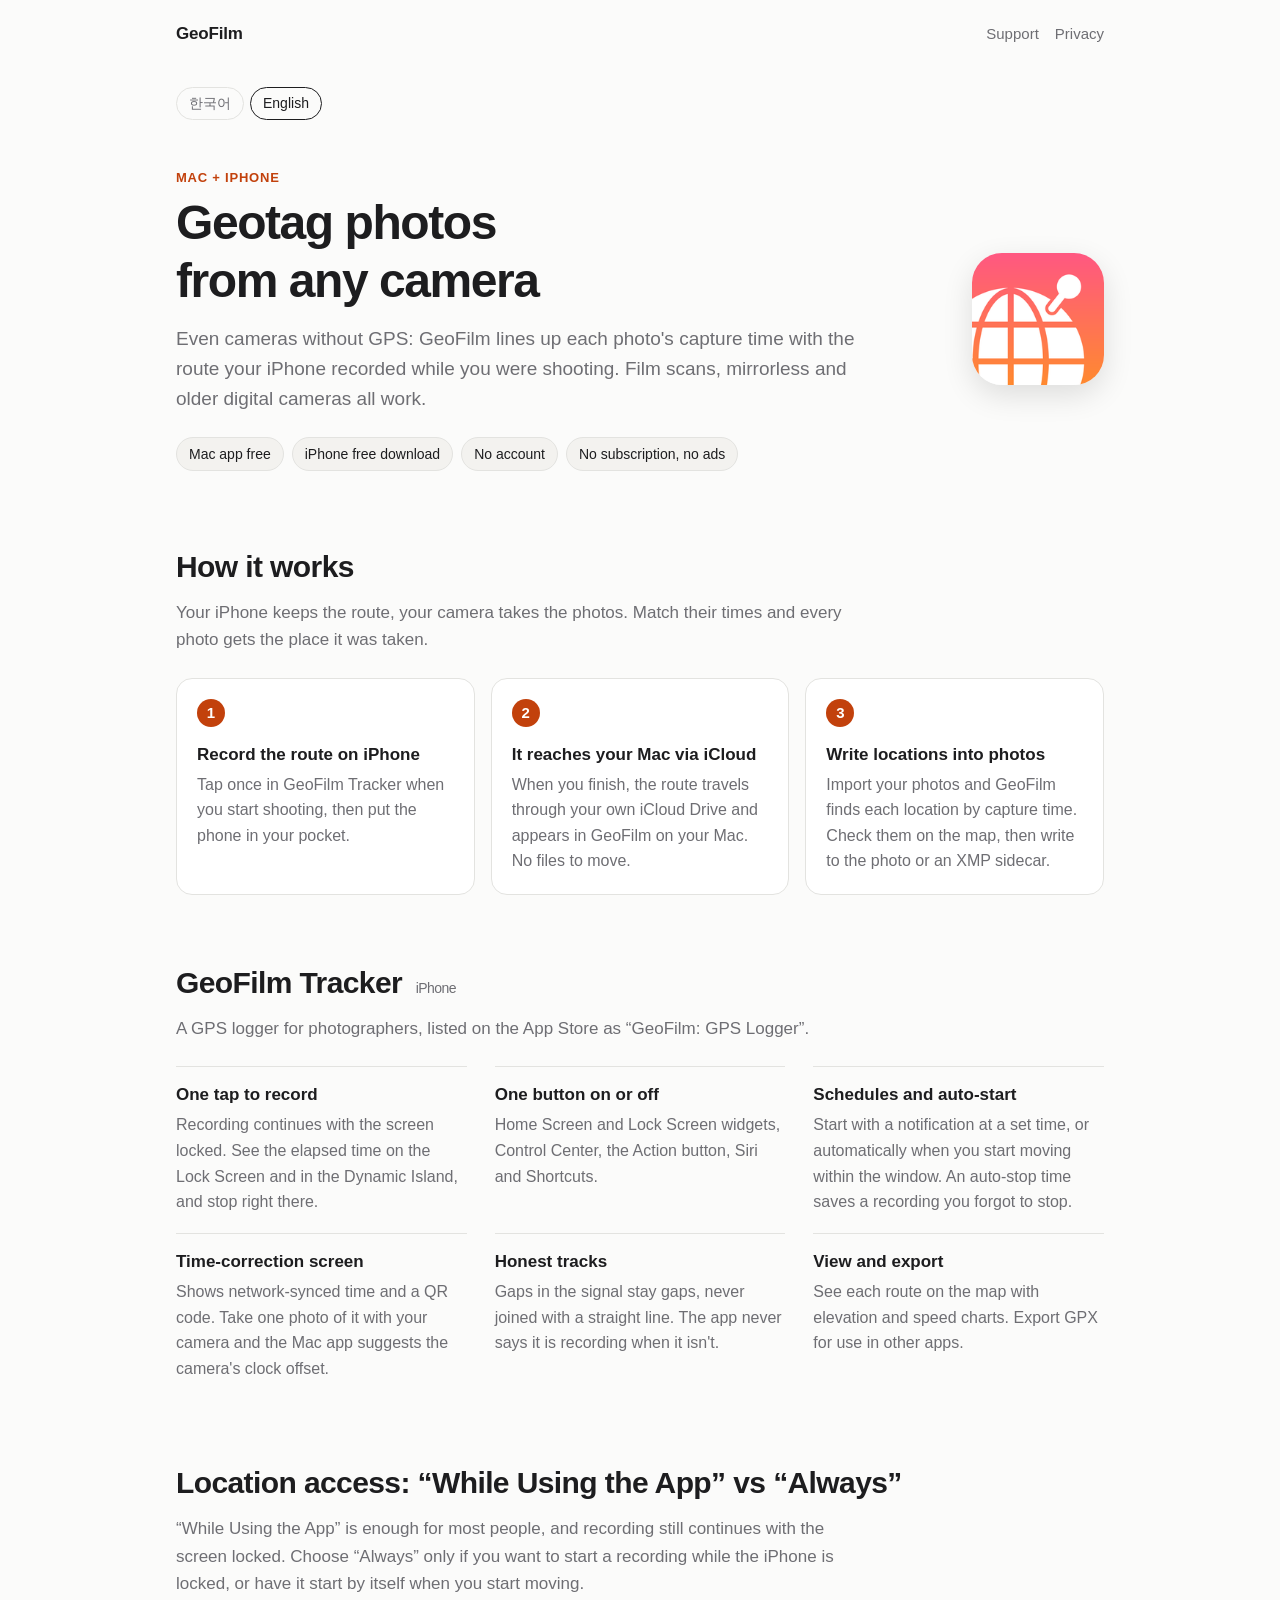
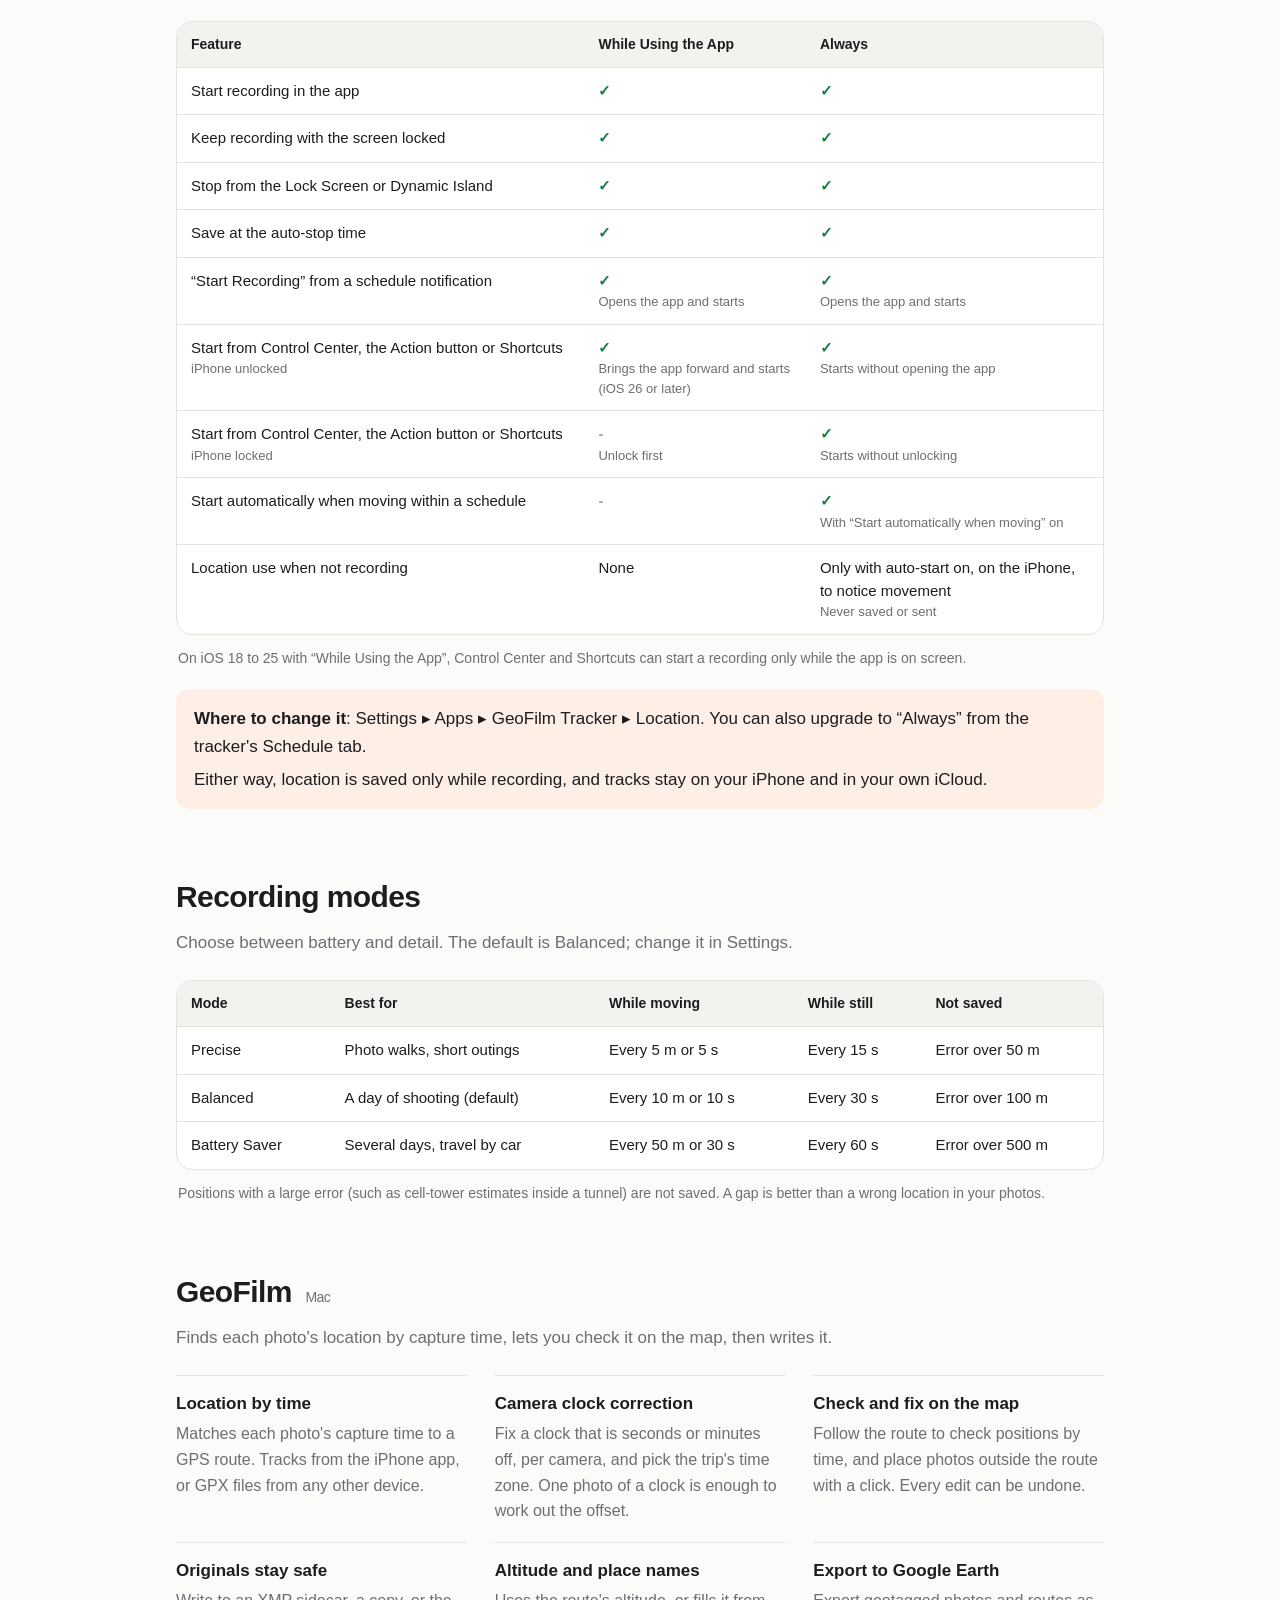
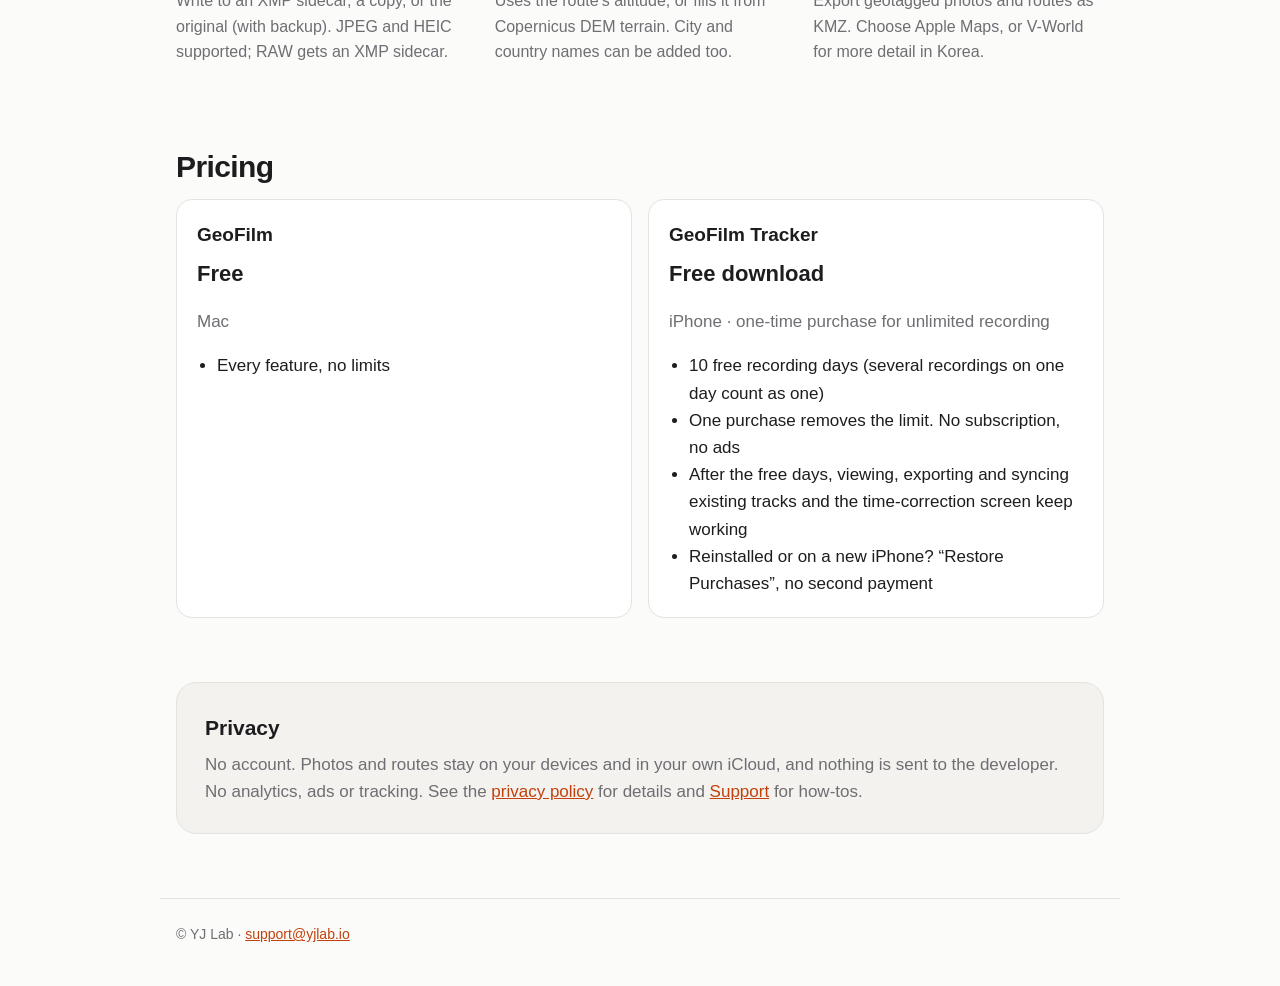
<file: index.html>
<!doctype html>
<html lang="en" data-show="en">
<head>
<meta charset="utf-8">
<meta name="viewport" content="width=device-width, initial-scale=1">
<title>GeoFilm</title>
<meta name="description" content="Geotag photos from any camera by capture time, with routes recorded on your iPhone.">
<link rel="icon" type="image/png" href="/favicon.png">
<link rel="apple-touch-icon" href="/apple-touch-icon.png">
<link rel="stylesheet" href="/style.css">
<script src="/lang.js"></script>
</head>
<body class="home">
<header>
  <a class="brand" href="/">GeoFilm</a>
  <nav><a href="/support/">Support</a><a href="/privacy/">Privacy</a></nav>
</header>
<main>
  <div class="lang"><button data-set="ko">한국어</button><button data-set="en">English</button></div>

  <!-- ─────────────────────────────── 한국어 ─────────────────────────────── -->
  <section data-lang="ko">
    <div class="hero">
      <div>
        <p class="eyebrow">Mac + iPhone</p>
        <h1>모든 카메라 사진에<br>촬영 위치를</h1>
        <p class="lead">GPS가 없는 카메라로 찍은 사진도, 촬영하는 동안 아이폰으로 기록한 경로와 촬영 시각을 맞춰 위치를 넣습니다. 필름 스캔, 미러리스, 오래된 디지털 카메라 모두 됩니다.</p>
        <ul class="pills">
          <li>Mac 앱 무료</li>
          <li>iPhone 무료 다운로드</li>
          <li>계정 없음</li>
          <li>구독·광고 없음</li>
        </ul>
      </div>
      <img src="/apple-touch-icon.png" alt="GeoFilm 앱 아이콘">
    </div>

    <div class="block">
      <h2>이렇게 동작합니다</h2>
      <p class="intro">아이폰은 경로를, 카메라는 사진을. 둘의 시각을 맞추면 사진마다 찍은 자리가 나옵니다.</p>
      <div class="steps">
        <div class="step">
          <h3>아이폰으로 경로 기록</h3>
          <p>촬영을 시작할 때 GeoFilm Tracker에서 한 번 누르고, 휴대폰은 주머니에 넣어 둡니다.</p>
        </div>
        <div class="step">
          <h3>iCloud로 Mac에 도착</h3>
          <p>기록을 끝내면 경로가 본인의 iCloud Drive를 거쳐 Mac의 GeoFilm에 나타납니다. 파일을 옮길 필요가 없습니다.</p>
        </div>
        <div class="step">
          <h3>사진에 위치 기록</h3>
          <p>사진을 불러오면 촬영 시각으로 위치를 찾습니다. 지도에서 확인한 뒤 사진이나 XMP 사이드카에 기록합니다.</p>
        </div>
      </div>
    </div>

    <div class="block">
      <h2>GeoFilm Tracker <span class="platform">iPhone</span></h2>
      <p class="intro">사진가를 위한 GPS 로거. App Store에서는 “GeoFilm: GPS 경로 기록”이라는 이름입니다.</p>
      <div class="features">
        <div class="feature"><h3>한 번 눌러 기록</h3><p>화면을 잠가도 기록은 이어집니다. 잠금 화면과 Dynamic Island에서 경과 시간을 보고 바로 끝낼 수 있습니다.</p></div>
        <div class="feature"><h3>버튼 하나로 켜고 끄기</h3><p>홈 화면·잠금 화면 위젯, 제어 센터, 동작 버튼, Siri와 단축어를 지원합니다.</p></div>
        <div class="feature"><h3>스케줄과 자동 시작</h3><p>정해 둔 시각에 알림으로 시작하거나, 구간 안에서 움직이면 저절로 시작합니다. 자동 종료 시각을 정하면 끄는 것을 잊어도 저장됩니다.</p></div>
        <div class="feature"><h3>시각 보정 화면</h3><p>네트워크 시간에 맞춘 시각과 QR 코드를 띄웁니다. 카메라로 한 장 찍어 두면 Mac 앱이 카메라 시계 오차를 제안합니다.</p></div>
        <div class="feature"><h3>정직한 기록</h3><p>신호가 끊긴 구간은 직선으로 잇지 않고 끊어 둡니다. 기록되지 않는데 기록 중이라고 표시하지 않습니다.</p></div>
        <div class="feature"><h3>트랙 보기와 내보내기</h3><p>지도에서 경로를 보고 고도·속도 그래프로 살펴봅니다. GPX로 내보내 다른 앱에서도 쓸 수 있습니다.</p></div>
      </div>
    </div>

    <div class="block" id="location-permission">
      <h2>위치 권한: “앱을 사용하는 동안”과 “항상”</h2>
      <p class="intro">대부분은 “앱을 사용하는 동안”으로 충분합니다. 이 권한으로도 화면을 잠그면 기록이 계속됩니다. “항상”은 아이폰이 잠긴 채로 기록을 시작하거나, 움직일 때 저절로 시작하게 하고 싶을 때만 고르세요.</p>
      <div class="table-wrap">
        <table>
          <colgroup><col class="feat"><col><col></colgroup>
          <thead>
            <tr><th scope="col">기능</th><th scope="col">앱을 사용하는 동안</th><th scope="col">항상</th></tr>
          </thead>
          <tbody>
            <tr><th scope="row">앱에서 눌러 기록 시작</th><td class="c"><span class="yes">✓</span></td><td class="c"><span class="yes">✓</span></td></tr>
            <tr><th scope="row">화면을 잠근 뒤에도 기록 계속</th><td class="c"><span class="yes">✓</span></td><td class="c"><span class="yes">✓</span></td></tr>
            <tr><th scope="row">잠금 화면·Dynamic Island에서 종료</th><td class="c"><span class="yes">✓</span></td><td class="c"><span class="yes">✓</span></td></tr>
            <tr><th scope="row">자동 종료 시각에 저장</th><td class="c"><span class="yes">✓</span></td><td class="c"><span class="yes">✓</span></td></tr>
            <tr><th scope="row">스케줄 알림에서 “기록 시작”</th><td><span class="yes">✓</span><small>앱이 열리며 시작</small></td><td><span class="yes">✓</span><small>앱이 열리며 시작</small></td></tr>
            <tr><th scope="row">제어 센터·동작 버튼·단축어로 시작<small>아이폰 잠금을 푼 상태</small></th><td><span class="yes">✓</span><small>앱이 앞으로 열리며 시작 (iOS 26 이상)</small></td><td><span class="yes">✓</span><small>앱을 열지 않고 시작</small></td></tr>
            <tr><th scope="row">제어 센터·동작 버튼·단축어로 시작<small>아이폰이 잠긴 상태</small></th><td><span class="no">-</span><small>잠금을 풀어야 시작</small></td><td><span class="yes">✓</span><small>잠금을 풀지 않고 시작</small></td></tr>
            <tr><th scope="row">스케줄 구간 안에서 움직이면 자동 시작</th><td class="c"><span class="no">-</span></td><td><span class="yes">✓</span><small>스케줄에서 “이동하면 자동으로 시작”을 켠 경우</small></td></tr>
            <tr><th scope="row">기록 중이 아닐 때 위치 사용</th><td>사용하지 않음</td><td>자동 시작을 켠 경우, 이동 감지에만 아이폰 안에서 사용<small>저장하거나 보내지 않습니다</small></td></tr>
          </tbody>
        </table>
      </div>
      <p class="note">iOS 18~25에서 “앱을 사용하는 동안”이면, 제어 센터나 단축어로는 앱이 화면에 떠 있을 때만 시작됩니다.</p>
      <div class="callout">
        <p><b>권한 바꾸는 곳</b>: 설정 ▸ 앱 ▸ GeoFilm Tracker ▸ 위치. 트래커의 스케줄 탭에서도 “항상”으로 올릴 수 있습니다.</p>
        <p>어느 쪽이든 위치는 기록하는 동안에만 저장하고, 트랙은 이 아이폰과 본인의 iCloud에만 둡니다.</p>
      </div>
    </div>

    <div class="block">
      <h2>기록 방식</h2>
      <p class="intro">배터리와 촘촘함 사이에서 고릅니다. 기본값은 “균형”이고, 설정에서 바꿀 수 있습니다.</p>
      <div class="table-wrap">
        <table class="modes">
          <thead>
            <tr><th scope="col">방식</th><th scope="col">어울리는 촬영</th><th scope="col">움직일 때</th><th scope="col">멈춰 있을 때</th><th scope="col">저장하지 않는 위치</th></tr>
          </thead>
          <tbody>
            <tr><th scope="row">정밀</th><td>도보 촬영, 짧은 출사</td><td>5 m 또는 5초마다</td><td>15초마다</td><td>오차 50 m 초과</td></tr>
            <tr><th scope="row">균형</th><td>하루 촬영 (기본값)</td><td>10 m 또는 10초마다</td><td>30초마다</td><td>오차 100 m 초과</td></tr>
            <tr><th scope="row">절전</th><td>여러 날, 차량 이동</td><td>50 m 또는 30초마다</td><td>60초마다</td><td>오차 500 m 초과</td></tr>
          </tbody>
        </table>
      </div>
      <p class="note">오차가 큰 위치(터널 안의 기지국 추정 등)는 저장하지 않습니다. 틀린 위치가 사진에 들어가는 것보다 비어 있는 편이 낫기 때문입니다.</p>
    </div>

    <div class="block">
      <h2>GeoFilm <span class="platform">Mac</span></h2>
      <p class="intro">촬영 시각으로 사진마다 위치를 찾고, 지도에서 확인한 뒤 기록합니다.</p>
      <div class="features">
        <div class="feature"><h3>시각으로 찾는 위치</h3><p>사진의 촬영 시각과 GPS 경로를 맞춰 자동으로 위치를 찾습니다. 아이폰 트랙은 물론 다른 기기의 GPX 파일도 됩니다.</p></div>
        <div class="feature"><h3>카메라 시계 보정</h3><p>몇 초, 몇 분 어긋난 시계를 카메라마다 따로 바로잡고, 여행지 시간대도 고릅니다. 시계가 찍힌 사진 한 장으로 오차를 계산합니다.</p></div>
        <div class="feature"><h3>지도에서 확인하고 고치기</h3><p>경로를 따라가며 시각별 위치를 점검하고, 경로 밖 사진은 지도를 눌러 직접 정합니다. 모든 편집은 실행 취소할 수 있습니다.</p></div>
        <div class="feature"><h3>원본을 지키는 기록</h3><p>XMP 사이드카, 사본, 원본(백업 포함) 중에서 고릅니다. JPEG·HEIC를 지원하고, RAW는 XMP 사이드카로 기록합니다.</p></div>
        <div class="feature"><h3>고도와 지명</h3><p>경로의 고도를 쓰거나, 없으면 Copernicus DEM 지형 고도로 채웁니다. 도시·국가 이름도 함께 넣을 수 있습니다.</p></div>
        <div class="feature"><h3>Google Earth로 내보내기</h3><p>위치가 들어간 사진과 경로를 KMZ로 내보냅니다. 지도는 Apple 지도와, 한국 지역을 더 자세히 보여 주는 V-World 중에서 고릅니다.</p></div>
      </div>
    </div>

    <div class="block">
      <h2>가격</h2>
      <div class="price">
        <div class="card">
          <h3>GeoFilm</h3>
          <p class="big">무료</p>
          <p class="muted">Mac</p>
          <ul><li>모든 기능을 제한 없이</li></ul>
        </div>
        <div class="card">
          <h3>GeoFilm Tracker</h3>
          <p class="big">무료 다운로드</p>
          <p class="muted">iPhone · 무제한 기록은 1회 구매</p>
          <ul>
            <li>기록한 날 10일까지 무료 (같은 날 여러 번 기록해도 하루)</li>
            <li>한 번 구매하면 개수 제한 없이. 구독·광고 없음</li>
            <li>무료 기록일을 다 써도 기존 트랙 보기·내보내기·동기화와 시각 보정 화면은 계속</li>
            <li>재설치하거나 아이폰을 바꿔도 “구매 복원”으로 다시 결제하지 않음</li>
          </ul>
        </div>
      </div>
    </div>

    <div class="closing">
      <h2>개인정보</h2>
      <p>계정이 없습니다. 사진과 경로는 기기와 본인의 iCloud에만 있고, 개발자에게 보내지 않습니다. 분석·광고·추적 도구도 없습니다. 자세한 내용은 <a href="/privacy/">개인정보 처리방침</a>, 사용 방법은 <a href="/support/">지원</a> 페이지를 보세요.</p>
    </div>
  </section>

  <!-- ─────────────────────────────── English ─────────────────────────────── -->
  <section data-lang="en">
    <div class="hero">
      <div>
        <p class="eyebrow">Mac + iPhone</p>
        <h1>Geotag photos<br>from any camera</h1>
        <p class="lead">Even cameras without GPS: GeoFilm lines up each photo's capture time with the route your iPhone recorded while you were shooting. Film scans, mirrorless and older digital cameras all work.</p>
        <ul class="pills">
          <li>Mac app free</li>
          <li>iPhone free download</li>
          <li>No account</li>
          <li>No subscription, no ads</li>
        </ul>
      </div>
      <img src="/apple-touch-icon.png" alt="GeoFilm app icon">
    </div>

    <div class="block">
      <h2>How it works</h2>
      <p class="intro">Your iPhone keeps the route, your camera takes the photos. Match their times and every photo gets the place it was taken.</p>
      <div class="steps">
        <div class="step">
          <h3>Record the route on iPhone</h3>
          <p>Tap once in GeoFilm Tracker when you start shooting, then put the phone in your pocket.</p>
        </div>
        <div class="step">
          <h3>It reaches your Mac via iCloud</h3>
          <p>When you finish, the route travels through your own iCloud Drive and appears in GeoFilm on your Mac. No files to move.</p>
        </div>
        <div class="step">
          <h3>Write locations into photos</h3>
          <p>Import your photos and GeoFilm finds each location by capture time. Check them on the map, then write to the photo or an XMP sidecar.</p>
        </div>
      </div>
    </div>

    <div class="block">
      <h2>GeoFilm Tracker <span class="platform">iPhone</span></h2>
      <p class="intro">A GPS logger for photographers, listed on the App Store as “GeoFilm: GPS Logger”.</p>
      <div class="features">
        <div class="feature"><h3>One tap to record</h3><p>Recording continues with the screen locked. See the elapsed time on the Lock Screen and in the Dynamic Island, and stop right there.</p></div>
        <div class="feature"><h3>One button on or off</h3><p>Home Screen and Lock Screen widgets, Control Center, the Action button, Siri and Shortcuts.</p></div>
        <div class="feature"><h3>Schedules and auto-start</h3><p>Start with a notification at a set time, or automatically when you start moving within the window. An auto-stop time saves a recording you forgot to stop.</p></div>
        <div class="feature"><h3>Time-correction screen</h3><p>Shows network-synced time and a QR code. Take one photo of it with your camera and the Mac app suggests the camera's clock offset.</p></div>
        <div class="feature"><h3>Honest tracks</h3><p>Gaps in the signal stay gaps, never joined with a straight line. The app never says it is recording when it isn't.</p></div>
        <div class="feature"><h3>View and export</h3><p>See each route on the map with elevation and speed charts. Export GPX for use in other apps.</p></div>
      </div>
    </div>

    <div class="block" id="location-permission-en">
      <h2>Location access: “While Using the App” vs “Always”</h2>
      <p class="intro">“While Using the App” is enough for most people, and recording still continues with the screen locked. Choose “Always” only if you want to start a recording while the iPhone is locked, or have it start by itself when you start moving.</p>
      <div class="table-wrap">
        <table>
          <colgroup><col class="feat"><col><col></colgroup>
          <thead>
            <tr><th scope="col">Feature</th><th scope="col">While Using the App</th><th scope="col">Always</th></tr>
          </thead>
          <tbody>
            <tr><th scope="row">Start recording in the app</th><td class="c"><span class="yes">✓</span></td><td class="c"><span class="yes">✓</span></td></tr>
            <tr><th scope="row">Keep recording with the screen locked</th><td class="c"><span class="yes">✓</span></td><td class="c"><span class="yes">✓</span></td></tr>
            <tr><th scope="row">Stop from the Lock Screen or Dynamic Island</th><td class="c"><span class="yes">✓</span></td><td class="c"><span class="yes">✓</span></td></tr>
            <tr><th scope="row">Save at the auto-stop time</th><td class="c"><span class="yes">✓</span></td><td class="c"><span class="yes">✓</span></td></tr>
            <tr><th scope="row">“Start Recording” from a schedule notification</th><td><span class="yes">✓</span><small>Opens the app and starts</small></td><td><span class="yes">✓</span><small>Opens the app and starts</small></td></tr>
            <tr><th scope="row">Start from Control Center, the Action button or Shortcuts<small>iPhone unlocked</small></th><td><span class="yes">✓</span><small>Brings the app forward and starts (iOS 26 or later)</small></td><td><span class="yes">✓</span><small>Starts without opening the app</small></td></tr>
            <tr><th scope="row">Start from Control Center, the Action button or Shortcuts<small>iPhone locked</small></th><td><span class="no">-</span><small>Unlock first</small></td><td><span class="yes">✓</span><small>Starts without unlocking</small></td></tr>
            <tr><th scope="row">Start automatically when moving within a schedule</th><td class="c"><span class="no">-</span></td><td><span class="yes">✓</span><small>With “Start automatically when moving” on</small></td></tr>
            <tr><th scope="row">Location use when not recording</th><td>None</td><td>Only with auto-start on, on the iPhone, to notice movement<small>Never saved or sent</small></td></tr>
          </tbody>
        </table>
      </div>
      <p class="note">On iOS 18 to 25 with “While Using the App”, Control Center and Shortcuts can start a recording only while the app is on screen.</p>
      <div class="callout">
        <p><b>Where to change it</b>: Settings ▸ Apps ▸ GeoFilm Tracker ▸ Location. You can also upgrade to “Always” from the tracker's Schedule tab.</p>
        <p>Either way, location is saved only while recording, and tracks stay on your iPhone and in your own iCloud.</p>
      </div>
    </div>

    <div class="block">
      <h2>Recording modes</h2>
      <p class="intro">Choose between battery and detail. The default is Balanced; change it in Settings.</p>
      <div class="table-wrap">
        <table class="modes">
          <thead>
            <tr><th scope="col">Mode</th><th scope="col">Best for</th><th scope="col">While moving</th><th scope="col">While still</th><th scope="col">Not saved</th></tr>
          </thead>
          <tbody>
            <tr><th scope="row">Precise</th><td>Photo walks, short outings</td><td>Every 5 m or 5 s</td><td>Every 15 s</td><td>Error over 50 m</td></tr>
            <tr><th scope="row">Balanced</th><td>A day of shooting (default)</td><td>Every 10 m or 10 s</td><td>Every 30 s</td><td>Error over 100 m</td></tr>
            <tr><th scope="row">Battery Saver</th><td>Several days, travel by car</td><td>Every 50 m or 30 s</td><td>Every 60 s</td><td>Error over 500 m</td></tr>
          </tbody>
        </table>
      </div>
      <p class="note">Positions with a large error (such as cell-tower estimates inside a tunnel) are not saved. A gap is better than a wrong location in your photos.</p>
    </div>

    <div class="block">
      <h2>GeoFilm <span class="platform">Mac</span></h2>
      <p class="intro">Finds each photo's location by capture time, lets you check it on the map, then writes it.</p>
      <div class="features">
        <div class="feature"><h3>Location by time</h3><p>Matches each photo's capture time to a GPS route. Tracks from the iPhone app, or GPX files from any other device.</p></div>
        <div class="feature"><h3>Camera clock correction</h3><p>Fix a clock that is seconds or minutes off, per camera, and pick the trip's time zone. One photo of a clock is enough to work out the offset.</p></div>
        <div class="feature"><h3>Check and fix on the map</h3><p>Follow the route to check positions by time, and place photos outside the route with a click. Every edit can be undone.</p></div>
        <div class="feature"><h3>Originals stay safe</h3><p>Write to an XMP sidecar, a copy, or the original (with backup). JPEG and HEIC supported; RAW gets an XMP sidecar.</p></div>
        <div class="feature"><h3>Altitude and place names</h3><p>Uses the route's altitude, or fills it from Copernicus DEM terrain. City and country names can be added too.</p></div>
        <div class="feature"><h3>Export to Google Earth</h3><p>Export geotagged photos and routes as KMZ. Choose Apple Maps, or V-World for more detail in Korea.</p></div>
      </div>
    </div>

    <div class="block">
      <h2>Pricing</h2>
      <div class="price">
        <div class="card">
          <h3>GeoFilm</h3>
          <p class="big">Free</p>
          <p class="muted">Mac</p>
          <ul><li>Every feature, no limits</li></ul>
        </div>
        <div class="card">
          <h3>GeoFilm Tracker</h3>
          <p class="big">Free download</p>
          <p class="muted">iPhone · one-time purchase for unlimited recording</p>
          <ul>
            <li>10 free recording days (several recordings on one day count as one)</li>
            <li>One purchase removes the limit. No subscription, no ads</li>
            <li>After the free days, viewing, exporting and syncing existing tracks and the time-correction screen keep working</li>
            <li>Reinstalled or on a new iPhone? “Restore Purchases”, no second payment</li>
          </ul>
        </div>
      </div>
    </div>

    <div class="closing">
      <h2>Privacy</h2>
      <p>No account. Photos and routes stay on your devices and in your own iCloud, and nothing is sent to the developer. No analytics, ads or tracking. See the <a href="/privacy/">privacy policy</a> for details and <a href="/support/">Support</a> for how-tos.</p>
    </div>
  </section>
</main>
<footer>© YJ Lab · <a href="mailto:support@yjlab.io">support@yjlab.io</a></footer>
</body>
</html>
</file>
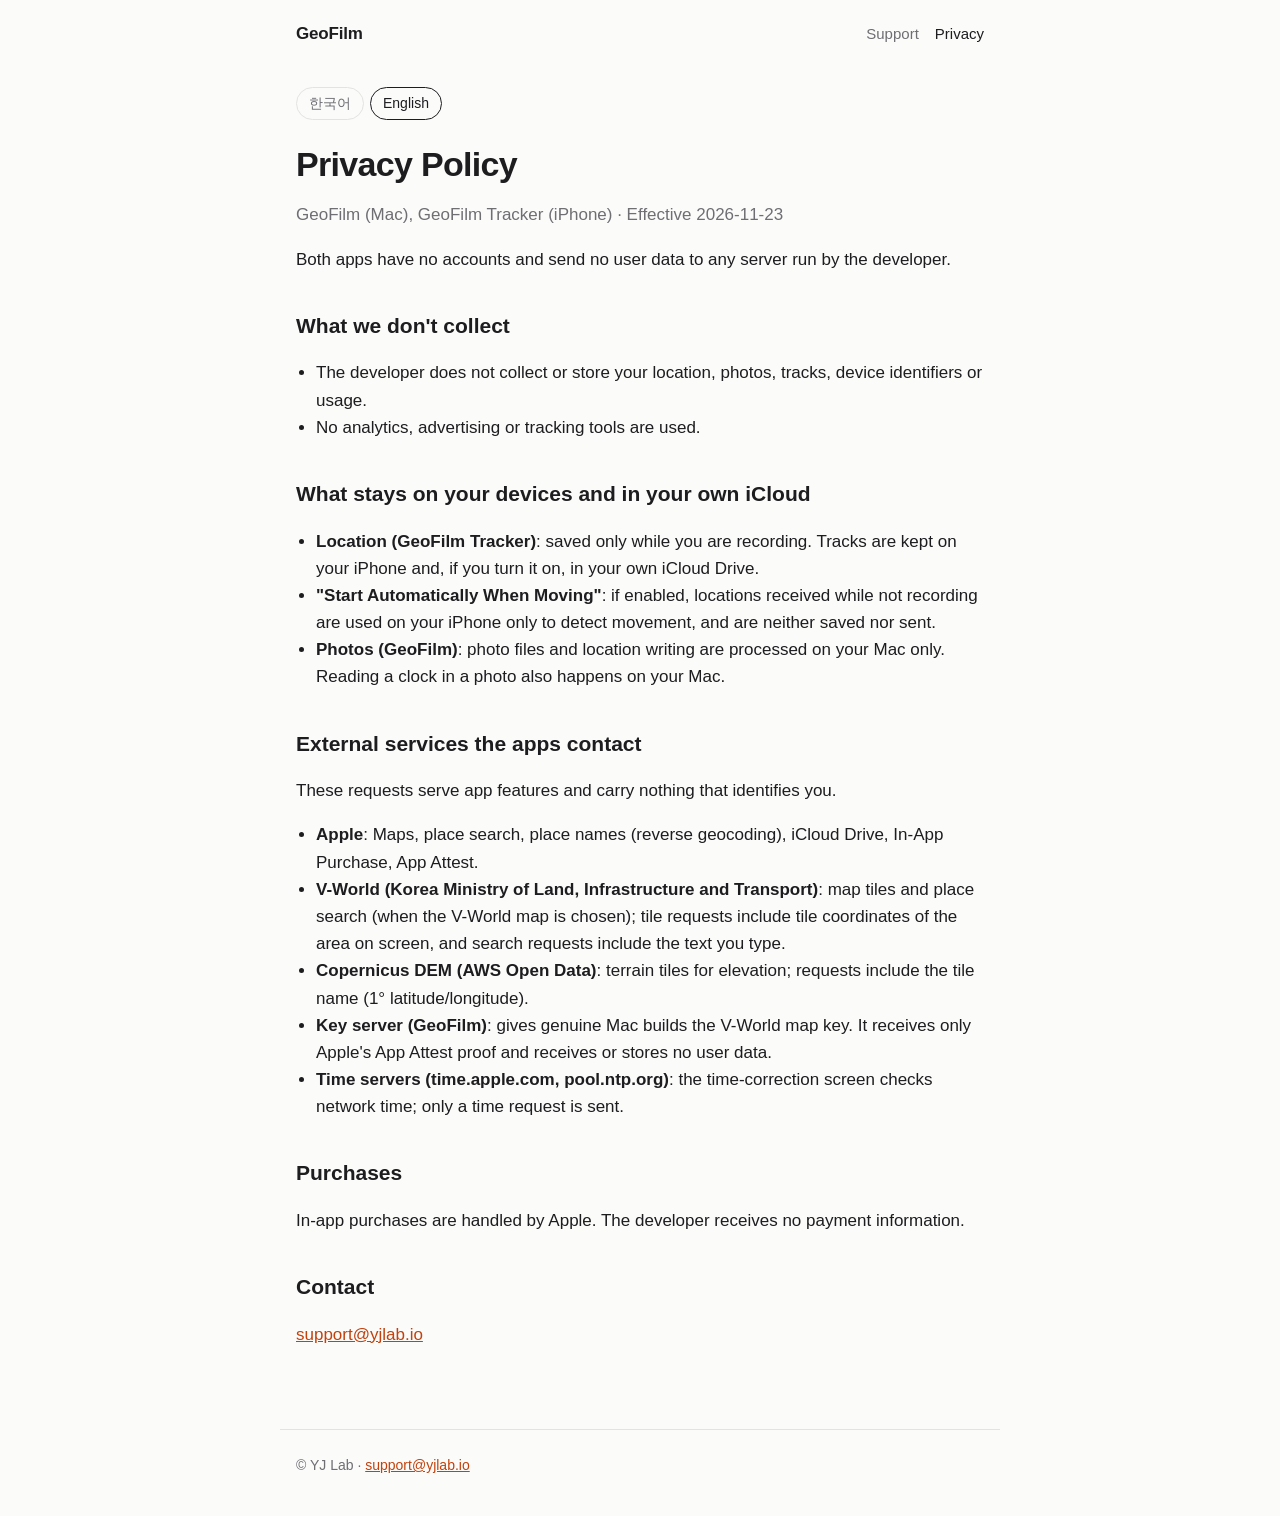
<file: privacy/index.html>
<!doctype html>
<html lang="en" data-show="en">
<head>
<meta charset="utf-8">
<meta name="viewport" content="width=device-width, initial-scale=1">
<title>GeoFilm Privacy Policy</title>
<link rel="icon" type="image/png" href="/favicon.png">
<link rel="apple-touch-icon" href="/apple-touch-icon.png">
<link rel="stylesheet" href="/style.css">
<script src="/lang.js"></script>
</head>
<body>
<header>
  <a class="brand" href="/">GeoFilm</a>
  <nav><a href="/support/">Support</a><a href="/privacy/" aria-current="page">Privacy</a></nav>
</header>
<main>
  <div class="lang"><button data-set="ko">한국어</button><button data-set="en">English</button></div>

  <!-- Source: docs/release/privacy-policy.md — keep the two in sync. -->
  <section data-lang="ko">
    <h1>개인정보 처리방침</h1>
    <p class="muted">GeoFilm(Mac), GeoFilm Tracker(iPhone) · 시행일 2026-11-23</p>
    <p>두 앱은 계정이 없고, 개발자가 운영하는 서버로 사용자 데이터를 보내지 않습니다.</p>

    <h2>수집하지 않는 것</h2>
    <ul>
      <li>개발자는 사용자의 위치, 사진, 트랙, 기기 식별자, 사용 기록을 수집하거나 저장하지 않습니다.</li>
      <li>분석·광고·추적 도구를 쓰지 않습니다.</li>
    </ul>

    <h2>기기와 본인의 iCloud에만 있는 것</h2>
    <ul>
      <li><strong>위치(GeoFilm Tracker)</strong>: 사용자가 기록을 시작한 동안에만 저장합니다. 트랙은 아이폰에, 그리고 사용자가 켠 경우 본인의 iCloud Drive에만 보관됩니다.</li>
      <li><strong>"이동하면 자동으로 시작"</strong>: 켠 경우, 기록하지 않는 동안 받은 위치는 아이폰 안에서 이동을 감지하는 데에만 쓰고 저장하거나 전송하지 않습니다.</li>
      <li><strong>사진(GeoFilm)</strong>: 사진 파일과 위치 기록은 Mac에서만 처리됩니다. 사진 속 시계 인식도 Mac 안에서 이뤄집니다.</li>
    </ul>

    <h2>앱이 연결하는 외부 서비스</h2>
    <p>기능 제공을 위해 아래 서비스에 요청을 보냅니다. 요청에는 사용자를 식별하는 정보가 들어가지 않습니다.</p>
    <ul>
      <li><strong>Apple</strong>: 지도, 장소 검색, 지명 조회(역지오코딩), iCloud Drive, 앱 내 구매, App Attest.</li>
      <li><strong>V-World(국토교통부)</strong>: 지도 타일과 장소 검색(V-World 지도를 고른 경우). 타일 요청에는 화면에 보이는 지역의 타일 좌표가, 검색 요청에는 입력한 검색어가 들어갑니다.</li>
      <li><strong>Copernicus DEM(AWS Open Data)</strong>: 고도 조회용 지형 타일. 요청에는 해당 지역의 타일 이름(위도·경도 1도 단위)이 들어갑니다.</li>
      <li><strong>키 배포 서버(GeoFilm)</strong>: 정품 Mac 앱에 V-World 지도 키를 전달합니다. Apple의 App Attest 증명만 받으며, 사용자 데이터를 받거나 저장하지 않습니다.</li>
      <li><strong>시간 서버(time.apple.com, pool.ntp.org)</strong>: 시각 보정 화면이 네트워크 시간을 확인합니다. 시각 요청만 보냅니다.</li>
    </ul>

    <h2>구매</h2>
    <p>앱 내 구매는 Apple이 처리합니다. 개발자는 결제 정보를 받지 않습니다.</p>

    <h2>문의</h2>
    <p><a href="mailto:support@yjlab.io">support@yjlab.io</a></p>
  </section>

  <section data-lang="en">
    <h1>Privacy Policy</h1>
    <p class="muted">GeoFilm (Mac), GeoFilm Tracker (iPhone) · Effective 2026-11-23</p>
    <p>Both apps have no accounts and send no user data to any server run by the developer.</p>

    <h2>What we don't collect</h2>
    <ul>
      <li>The developer does not collect or store your location, photos, tracks, device identifiers or usage.</li>
      <li>No analytics, advertising or tracking tools are used.</li>
    </ul>

    <h2>What stays on your devices and in your own iCloud</h2>
    <ul>
      <li><strong>Location (GeoFilm Tracker)</strong>: saved only while you are recording. Tracks are kept on your iPhone and, if you turn it on, in your own iCloud Drive.</li>
      <li><strong>"Start Automatically When Moving"</strong>: if enabled, locations received while not recording are used on your iPhone only to detect movement, and are neither saved nor sent.</li>
      <li><strong>Photos (GeoFilm)</strong>: photo files and location writing are processed on your Mac only. Reading a clock in a photo also happens on your Mac.</li>
    </ul>

    <h2>External services the apps contact</h2>
    <p>These requests serve app features and carry nothing that identifies you.</p>
    <ul>
      <li><strong>Apple</strong>: Maps, place search, place names (reverse geocoding), iCloud Drive, In-App Purchase, App Attest.</li>
      <li><strong>V-World (Korea Ministry of Land, Infrastructure and Transport)</strong>: map tiles and place search (when the V-World map is chosen); tile requests include tile coordinates of the area on screen, and search requests include the text you type.</li>
      <li><strong>Copernicus DEM (AWS Open Data)</strong>: terrain tiles for elevation; requests include the tile name (1° latitude/longitude).</li>
      <li><strong>Key server (GeoFilm)</strong>: gives genuine Mac builds the V-World map key. It receives only Apple's App Attest proof and receives or stores no user data.</li>
      <li><strong>Time servers (time.apple.com, pool.ntp.org)</strong>: the time-correction screen checks network time; only a time request is sent.</li>
    </ul>

    <h2>Purchases</h2>
    <p>In-app purchases are handled by Apple. The developer receives no payment information.</p>

    <h2>Contact</h2>
    <p><a href="mailto:support@yjlab.io">support@yjlab.io</a></p>
  </section>
</main>
<footer>© YJ Lab · <a href="mailto:support@yjlab.io">support@yjlab.io</a></footer>
</body>
</html>
</file>
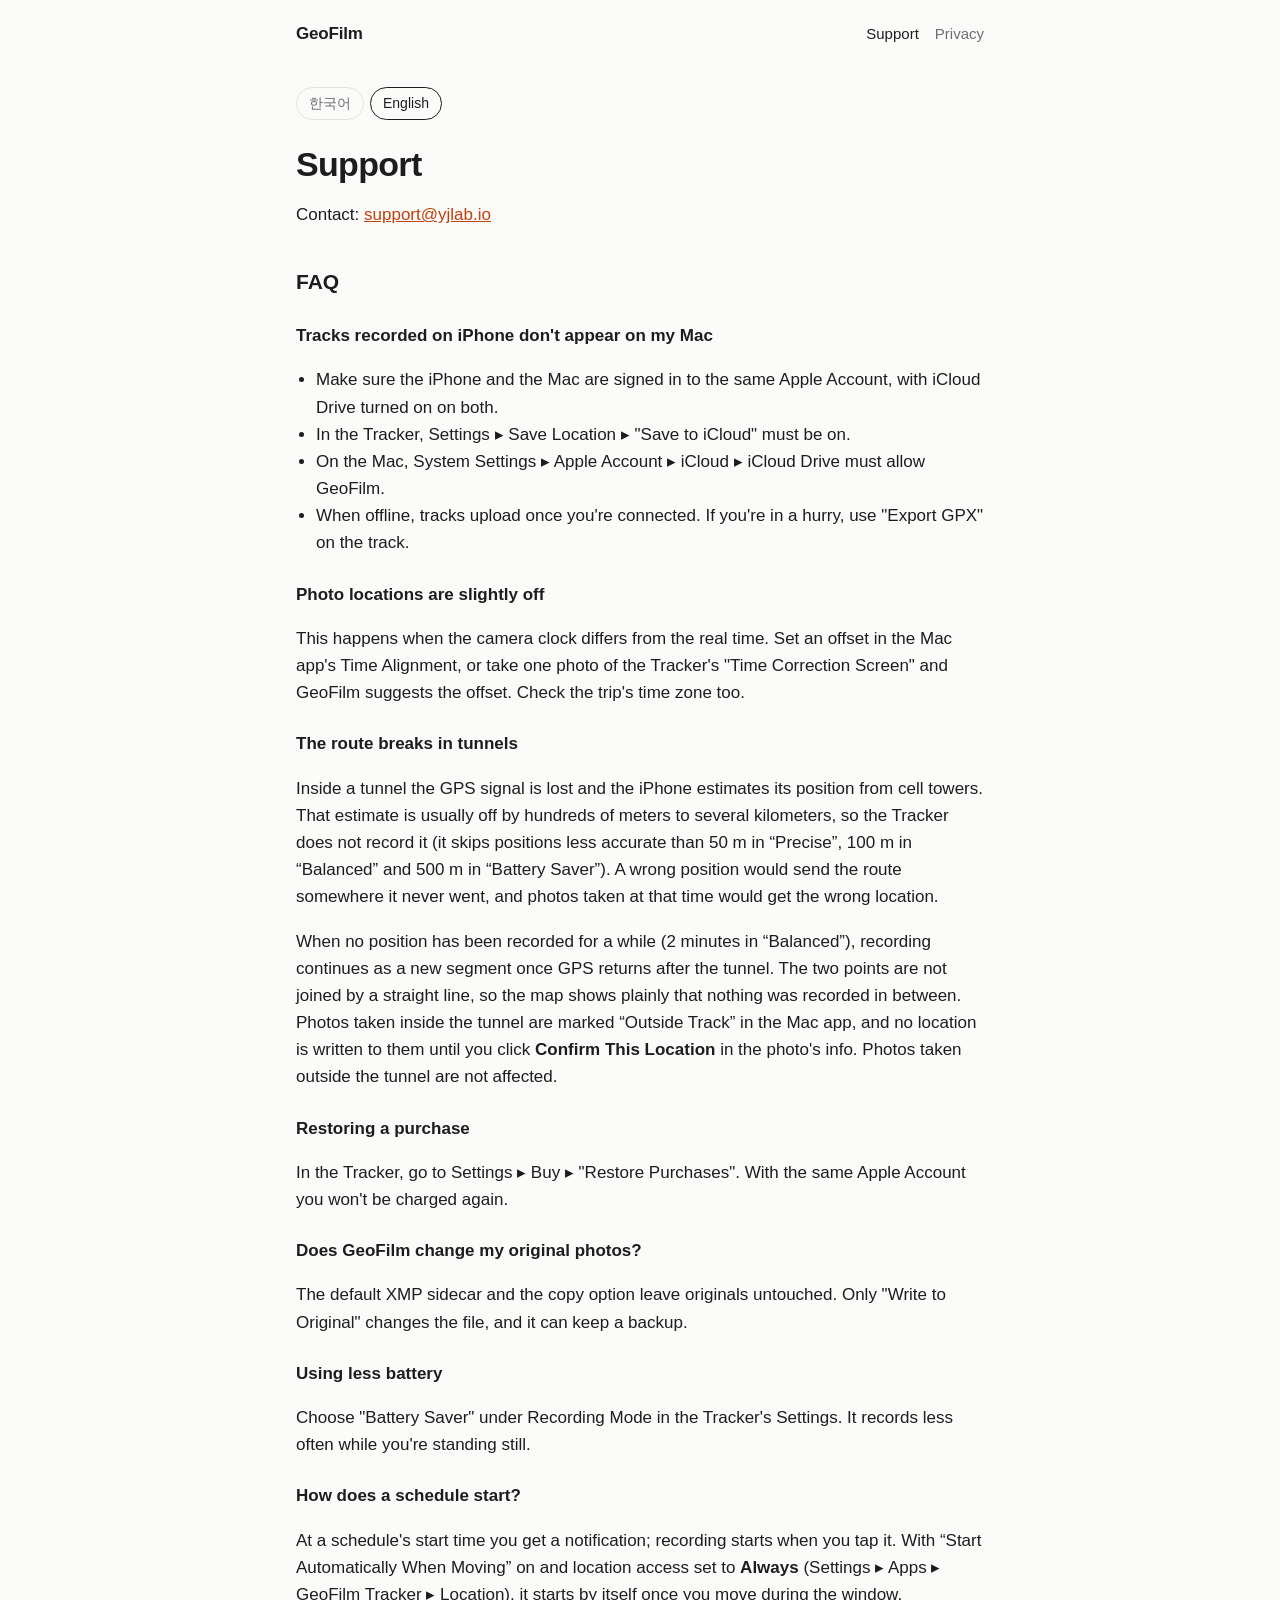
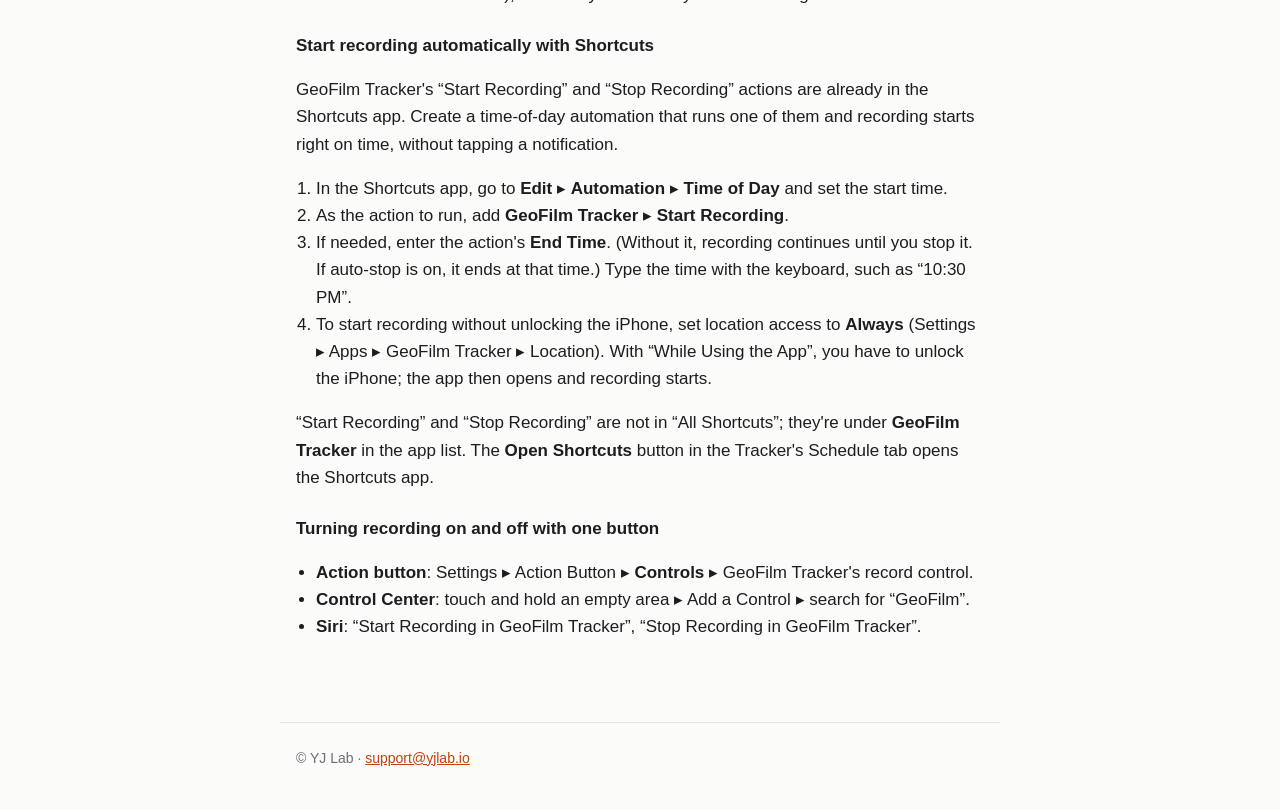
<file: support/index.html>
<!doctype html>
<html lang="en" data-show="en">
<head>
<meta charset="utf-8">
<meta name="viewport" content="width=device-width, initial-scale=1">
<title>GeoFilm Support</title>
<link rel="icon" type="image/png" href="/favicon.png">
<link rel="apple-touch-icon" href="/apple-touch-icon.png">
<link rel="stylesheet" href="/style.css">
<script src="/lang.js"></script>
</head>
<body>
<header>
  <a class="brand" href="/">GeoFilm</a>
  <nav><a href="/support/" aria-current="page">Support</a><a href="/privacy/">Privacy</a></nav>
</header>
<main>
  <div class="lang"><button data-set="ko">한국어</button><button data-set="en">English</button></div>

  <section data-lang="ko">
    <h1>지원</h1>
    <p>문의: <a href="mailto:support@yjlab.io">support@yjlab.io</a></p>

    <h2>자주 묻는 질문</h2>
    <h3>아이폰에서 기록한 트랙이 Mac에 나타나지 않아요</h3>
    <ul>
      <li>아이폰과 Mac이 같은 Apple 계정으로 로그인되어 있고, 둘 다 iCloud Drive가 켜져 있는지 확인하세요.</li>
      <li>트래커의 설정 ▸ 저장 위치에서 "iCloud에 저장"이 켜져 있어야 합니다.</li>
      <li>Mac의 시스템 설정 ▸ Apple 계정 ▸ iCloud ▸ iCloud Drive에서 GeoFilm이 켜져 있어야 합니다.</li>
      <li>오프라인이면 연결된 뒤에 올라갑니다. 급하면 트랙 화면의 "GPX 내보내기"로 옮길 수 있습니다.</li>
    </ul>
    <h3>사진 위치가 조금씩 어긋나요</h3>
    <p>카메라 시계가 실제 시각과 다르면 생깁니다. Mac 앱의 시간 정렬에서 오프셋을 맞추거나, 트래커의 "시각 보정 화면"을 카메라로 한 장 찍어 두면 오차를 제안합니다. 여행지 시간대도 확인하세요.</p>
    <h3>터널에서 경로가 끊겨요</h3>
    <p>터널 안에서는 GPS 신호가 끊기고, 아이폰은 셀룰러 기지국으로 위치를 추정합니다. 이 위치는 오차가 보통 수백 m에서 수 km라서 트래커는 기록하지 않습니다(기록 방식 “정밀”은 50m, “균형”은 100m, “절전”은 500m보다 오차가 크면 저장하지 않습니다). 틀린 위치를 찍으면 경로가 엉뚱한 곳으로 튀고, 그 시각에 찍은 사진도 틀린 위치를 받기 때문입니다.</p>
    <p>위치가 한동안(“균형” 기준 2분) 저장되지 않으면 터널을 나와 GPS가 돌아왔을 때 새 구간으로 시작합니다. 두 지점을 직선으로 잇지 않고 끊어 두어, 그 사이에는 기록이 없다는 것을 그대로 보여 줍니다. 터널 안에서 찍은 사진은 Mac 앱에서 “트랙 밖”으로 분류되어, 사진 정보에서 <b>이 위치로 확인</b>을 누르기 전에는 위치를 기록하지 않습니다. 터널 밖에서 찍은 사진은 영향을 받지 않습니다.</p>
    <h3>구매를 복원하려면</h3>
    <p>트래커의 설정 ▸ 구매 ▸ "구매 복원"을 누르세요. 같은 Apple 계정이면 다시 결제하지 않습니다.</p>
    <h3>원본 사진이 바뀌나요?</h3>
    <p>기본값인 XMP 사이드카와 사본 기록은 원본을 건드리지 않습니다. "원본에 기록"을 고를 때만 원본이 수정되며, 백업을 함께 만들 수 있습니다.</p>
    <h3>배터리를 덜 쓰려면</h3>
    <p>트래커 설정의 기록 방식에서 "절전"을 고르세요. 정지 중에는 기록 간격이 길어집니다.</p>
    <h3>스케줄은 어떻게 시작되나요?</h3>
    <p>스케줄의 시작 시각에 알림이 오고, 알림을 눌러야 기록이 시작됩니다. “이동하면 자동으로 시작”을 켜고 위치 권한을 <b>항상</b>으로 허용하면(설정 ▸ 앱 ▸ GeoFilm Tracker ▸ 위치), 구간 안에서 움직일 때 알아서 시작합니다.</p>
    <h3>단축어로 자동 기록 시작하기</h3>
    <p>단축어 앱에는 GeoFilm Tracker의 “기록 시작”과 “기록 종료” 동작이 이미 등록되어 있습니다. 시간 자동화를 만들어 이 동작을 넣으면 알림을 누르지 않아도 정각에 바로 시작합니다.</p>
    <ol>
      <li>단축어 앱에서 <b>편집</b> ▸ <b>자동화</b> ▸ <b>특정 시간</b>에서 시작 시각을 설정합니다.</li>
      <li>실행할 동작으로 <b>GeoFilm Tracker</b> ▸ <b>기록 시작</b>을 추가합니다.</li>
      <li>필요하면 동작의 <b>종료 시각</b>을 입력합니다. (설정하지 않으면 직접 끌 때까지 기록합니다. 자동 종료를 켜 두었다면 그 시각에 끝납니다.) 시각은 “오후 10:30”처럼 키보드로 입력합니다.</li>
      <li>아이폰 잠금을 풀지 않고 기록을 시작하려면 위치 권한을 <b>항상</b>으로 허용합니다(설정 ▸ 앱 ▸ GeoFilm Tracker ▸ 위치). “앱을 사용하는 동안”이면 잠금을 풀어야 앱이 열리며 시작합니다.</li>
    </ol>
    <p>“기록 시작·기록 종료”는 단축어 앱의 “모든 단축어”가 아니라 앱 목록의 <b>GeoFilm Tracker</b>에 있습니다. 트래커 스케줄 탭의 <b>단축어 앱 열기</b> 버튼으로 단축어 앱을 열 수 있습니다.</p>
    <h3>버튼 하나로 기록을 켜고 끄려면</h3>
    <ul>
      <li><b>동작 버튼</b>: 설정 ▸ 동작 버튼 ▸ <b>제어</b> ▸ GeoFilm Tracker의 기록 버튼.</li>
      <li><b>제어 센터</b>: 제어 센터의 빈 곳을 길게 누름 ▸ 제어 항목 추가 ▸ “GeoFilm” 검색.</li>
      <li><b>Siri</b>: “GeoFilm Tracker 기록 시작”, “GeoFilm Tracker 기록 종료”.</li>
    </ul>
  </section>

  <section data-lang="en">
    <h1>Support</h1>
    <p>Contact: <a href="mailto:support@yjlab.io">support@yjlab.io</a></p>

    <h2>FAQ</h2>
    <h3>Tracks recorded on iPhone don't appear on my Mac</h3>
    <ul>
      <li>Make sure the iPhone and the Mac are signed in to the same Apple Account, with iCloud Drive turned on on both.</li>
      <li>In the Tracker, Settings ▸ Save Location ▸ "Save to iCloud" must be on.</li>
      <li>On the Mac, System Settings ▸ Apple Account ▸ iCloud ▸ iCloud Drive must allow GeoFilm.</li>
      <li>When offline, tracks upload once you're connected. If you're in a hurry, use "Export GPX" on the track.</li>
    </ul>
    <h3>Photo locations are slightly off</h3>
    <p>This happens when the camera clock differs from the real time. Set an offset in the Mac app's Time Alignment, or take one photo of the Tracker's "Time Correction Screen" and GeoFilm suggests the offset. Check the trip's time zone too.</p>
    <h3>The route breaks in tunnels</h3>
    <p>Inside a tunnel the GPS signal is lost and the iPhone estimates its position from cell towers. That estimate is usually off by hundreds of meters to several kilometers, so the Tracker does not record it (it skips positions less accurate than 50 m in “Precise”, 100 m in “Balanced” and 500 m in “Battery Saver”). A wrong position would send the route somewhere it never went, and photos taken at that time would get the wrong location.</p>
    <p>When no position has been recorded for a while (2 minutes in “Balanced”), recording continues as a new segment once GPS returns after the tunnel. The two points are not joined by a straight line, so the map shows plainly that nothing was recorded in between. Photos taken inside the tunnel are marked “Outside Track” in the Mac app, and no location is written to them until you click <b>Confirm This Location</b> in the photo's info. Photos taken outside the tunnel are not affected.</p>
    <h3>Restoring a purchase</h3>
    <p>In the Tracker, go to Settings ▸ Buy ▸ "Restore Purchases". With the same Apple Account you won't be charged again.</p>
    <h3>Does GeoFilm change my original photos?</h3>
    <p>The default XMP sidecar and the copy option leave originals untouched. Only "Write to Original" changes the file, and it can keep a backup.</p>
    <h3>Using less battery</h3>
    <p>Choose "Battery Saver" under Recording Mode in the Tracker's Settings. It records less often while you're standing still.</p>
    <h3>How does a schedule start?</h3>
    <p>At a schedule's start time you get a notification; recording starts when you tap it. With “Start Automatically When Moving” on and location access set to <b>Always</b> (Settings ▸ Apps ▸ GeoFilm Tracker ▸ Location), it starts by itself once you move during the window.</p>
    <h3>Start recording automatically with Shortcuts</h3>
    <p>GeoFilm Tracker's “Start Recording” and “Stop Recording” actions are already in the Shortcuts app. Create a time-of-day automation that runs one of them and recording starts right on time, without tapping a notification.</p>
    <ol>
      <li>In the Shortcuts app, go to <b>Edit</b> ▸ <b>Automation</b> ▸ <b>Time of Day</b> and set the start time.</li>
      <li>As the action to run, add <b>GeoFilm Tracker</b> ▸ <b>Start Recording</b>.</li>
      <li>If needed, enter the action's <b>End Time</b>. (Without it, recording continues until you stop it. If auto-stop is on, it ends at that time.) Type the time with the keyboard, such as “10:30 PM”.</li>
      <li>To start recording without unlocking the iPhone, set location access to <b>Always</b> (Settings ▸ Apps ▸ GeoFilm Tracker ▸ Location). With “While Using the App”, you have to unlock the iPhone; the app then opens and recording starts.</li>
    </ol>
    <p>“Start Recording” and “Stop Recording” are not in “All Shortcuts”; they're under <b>GeoFilm Tracker</b> in the app list. The <b>Open Shortcuts</b> button in the Tracker's Schedule tab opens the Shortcuts app.</p>
    <h3>Turning recording on and off with one button</h3>
    <ul>
      <li><b>Action button</b>: Settings ▸ Action Button ▸ <b>Controls</b> ▸ GeoFilm Tracker's record control.</li>
      <li><b>Control Center</b>: touch and hold an empty area ▸ Add a Control ▸ search for “GeoFilm”.</li>
      <li><b>Siri</b>: “Start Recording in GeoFilm Tracker”, “Stop Recording in GeoFilm Tracker”.</li>
    </ul>
  </section>
</main>
<footer>© YJ Lab · <a href="mailto:support@yjlab.io">support@yjlab.io</a></footer>
</body>
</html>
</file>
<file: style.css>
:root {
  --bg: #fbfbfa;
  --fg: #1d1d1f;
  --muted: #6e6e73;
  --line: #e3e3e0;
  --accent: #c2410c;
  --card: #ffffff;
  color-scheme: light dark;
}
@media (prefers-color-scheme: dark) {
  :root {
    --bg: #111111;
    --fg: #f2f2f2;
    --muted: #a1a1a6;
    --line: #2c2c2e;
    --accent: #fb923c;
    --card: #1b1b1c;
  }
}
* { box-sizing: border-box; }
body {
  margin: 0;
  background: var(--bg);
  color: var(--fg);
  font: 17px/1.6 -apple-system, BlinkMacSystemFont, "Apple SD Gothic Neo", "Hiragino Sans",
        "PingFang SC", "Segoe UI", sans-serif;
}
main { max-width: 720px; margin: 0 auto; padding: 32px 16px 64px; }
header { display: flex; justify-content: space-between; align-items: center; gap: 12px;
         max-width: 720px; margin: 0 auto; padding: 20px 16px 0; }
header a.brand { font-weight: 700; color: var(--fg); text-decoration: none; letter-spacing: -0.01em; }
nav a { color: var(--muted); text-decoration: none; margin-left: 16px; font-size: 15px; }
nav a:hover, nav a[aria-current="page"] { color: var(--fg); }
.lang { display: flex; gap: 6px; margin: 8px 0 24px; }
.lang button { font: inherit; font-size: 14px; padding: 4px 12px; border-radius: 999px;
               border: 1px solid var(--line); background: transparent; color: var(--muted); cursor: pointer; }
.lang button[aria-pressed="true"] { color: var(--fg); border-color: var(--fg); }
h1 { font-size: 34px; line-height: 1.2; letter-spacing: -0.02em; margin: 8px 0 12px; }
h2 { font-size: 21px; margin: 36px 0 8px; }
h3 { font-size: 17px; margin: 24px 0 4px; }
p, li { color: var(--fg); }
.muted { color: var(--muted); }
a { color: var(--accent); }
.cards { display: grid; gap: 16px; grid-template-columns: repeat(auto-fit, minmax(260px, 1fr)); margin: 28px 0; }
.card { background: var(--card); border: 1px solid var(--line); border-radius: 16px; padding: 20px; }
.card h2 { margin-top: 0; }
ul, ol { padding-left: 20px; }
footer { max-width: 720px; margin: 0 auto; padding: 24px 16px 40px; color: var(--muted); font-size: 14px;
         border-top: 1px solid var(--line); }
[data-lang] { display: none; }
html[data-show="ko"] [data-lang="ko"], html[data-show="en"] [data-lang="en"] { display: block; }

/* ── Home page ───────────────────────────────────────────────────────────── */
:root { --soft: #f3f2ef; --ok: #15803d; --no: #9ca3af; --accent-soft: #fdeee6; }
@media (prefers-color-scheme: dark) {
  :root { --soft: #1a1a1b; --ok: #4ade80; --no: #6b7280; --accent-soft: #2a1a12; }
}
body.home main, body.home header, body.home footer { max-width: 960px; }
.hero { display: grid; gap: 28px; grid-template-columns: 1fr auto; align-items: center; padding: 24px 0 8px; }
.hero img { width: 132px; height: 132px; border-radius: 30px; box-shadow: 0 10px 30px rgba(0,0,0,.12); }
.hero h1 { font-size: clamp(32px, 6vw, 48px); letter-spacing: -0.03em; margin: 6px 0 14px; }
.hero .lead { font-size: 19px; color: var(--muted); max-width: 36em; margin: 0; }
.eyebrow { font-size: 13px; font-weight: 600; letter-spacing: .06em; text-transform: uppercase; color: var(--accent); margin: 0; }
.pills { display: flex; flex-wrap: wrap; gap: 8px; margin: 22px 0 0; padding: 0; list-style: none; }
.pills li { font-size: 14px; padding: 5px 12px; border-radius: 999px; background: var(--soft); border: 1px solid var(--line); }
@media (max-width: 640px) { .hero { grid-template-columns: 1fr; } .hero img { width: 88px; height: 88px; border-radius: 20px; order: -1; } }

.block { margin: 64px 0 0; }
.block > h2 { font-size: clamp(24px, 4vw, 30px); letter-spacing: -0.02em; margin: 0 0 8px; }
.block > p.intro { color: var(--muted); margin: 0 0 24px; max-width: 40em; }
.platform { font-size: 14px; color: var(--muted); font-weight: 500; margin-left: 6px; }

.steps { display: grid; gap: 16px; grid-template-columns: repeat(auto-fit, minmax(230px, 1fr)); counter-reset: step; }
.step { background: var(--card); border: 1px solid var(--line); border-radius: 16px; padding: 20px; counter-increment: step; }
.step::before { content: counter(step); display: inline-grid; place-items: center; width: 28px; height: 28px;
                border-radius: 50%; background: var(--accent); color: #fff; font-weight: 700; font-size: 15px; }
.step h3 { margin: 14px 0 4px; }
.step p { margin: 0; color: var(--muted); font-size: 16px; }

.features { display: grid; gap: 4px 28px; grid-template-columns: repeat(auto-fit, minmax(260px, 1fr)); }
.feature { padding: 14px 0; border-top: 1px solid var(--line); }
.feature h3 { margin: 0 0 4px; font-size: 17px; }
.feature p { margin: 0; color: var(--muted); font-size: 16px; }

.table-wrap { overflow-x: auto; border: 1px solid var(--line); border-radius: 16px; background: var(--card); }
table { width: 100%; border-collapse: collapse; font-size: 15px; line-height: 1.5; }
th, td { padding: 12px 14px; text-align: left; vertical-align: top; border-top: 1px solid var(--line); }
thead th { border-top: 0; background: var(--soft); font-size: 14px; }
tbody th { font-weight: 500; }
td.c { white-space: nowrap; }
.yes { color: var(--ok); font-weight: 700; }
.no { color: var(--no); font-weight: 700; }
td small, th small { display: block; color: var(--muted); font-size: 13px; font-weight: 400; }
col.feat { width: 44%; }
.note { font-size: 14px; color: var(--muted); margin: 12px 2px 0; }
.callout { margin: 20px 0 0; padding: 16px 18px; border-radius: 14px; background: var(--accent-soft); }
.callout p { margin: 0; }
.callout p + p { margin-top: 6px; }

.price { display: grid; gap: 16px; grid-template-columns: repeat(auto-fit, minmax(260px, 1fr)); }
.price .card h3 { margin: 0; font-size: 19px; }
.price .big { font-size: 22px; font-weight: 700; margin: 6px 0 2px; }
.price ul { margin: 12px 0 0; }

.closing { margin: 64px 0 0; padding: 28px; border-radius: 20px; background: var(--soft); border: 1px solid var(--line); }
.closing h2 { margin: 0 0 6px; }
.closing p { margin: 0; color: var(--muted); }
[data-lang="ko"] { word-break: keep-all; overflow-wrap: break-word; }
table.modes { min-width: 560px; }
@media (max-width: 640px) {
  th, td { padding: 10px 10px; font-size: 14px; }
  .closing { padding: 20px; }
}
</file>
